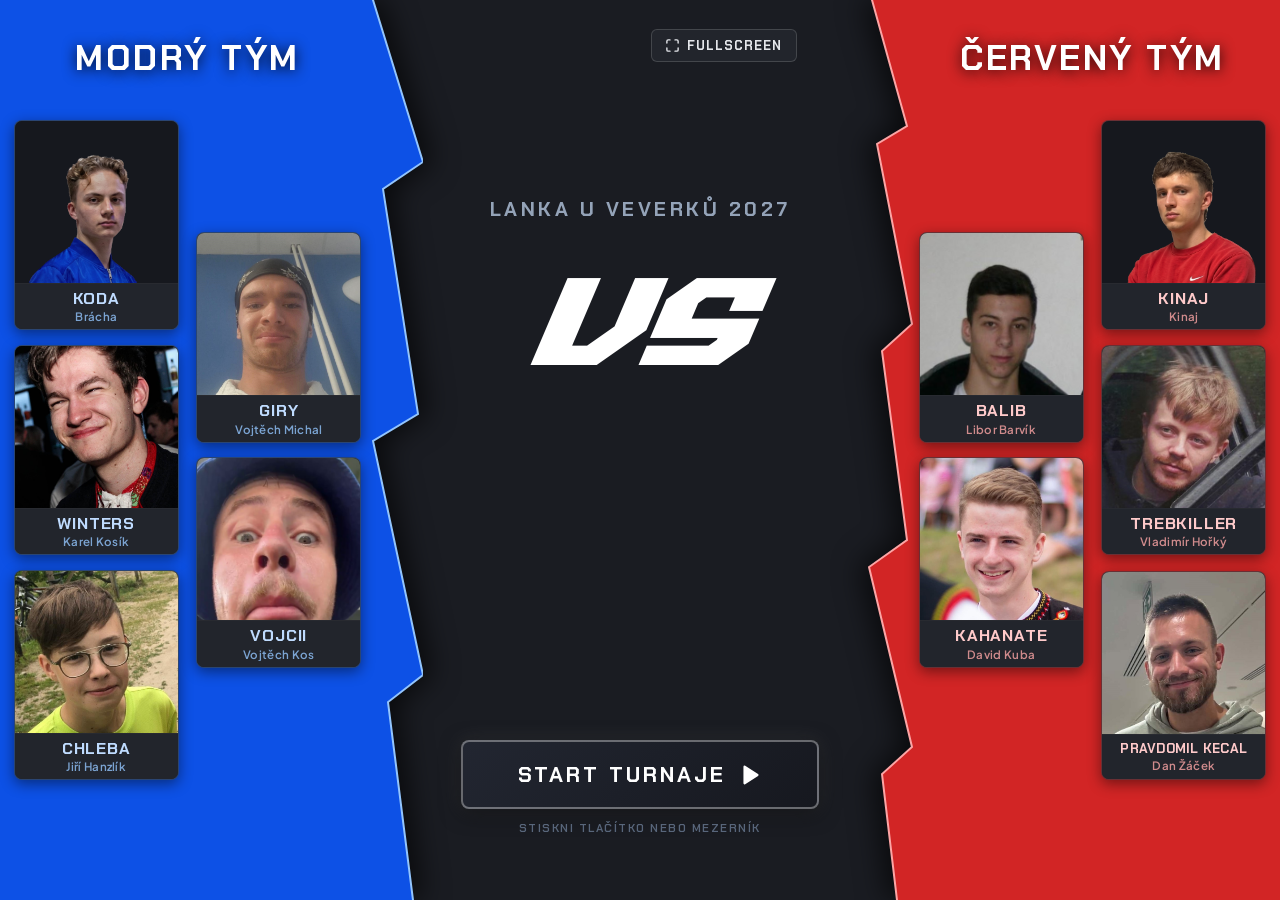
<file: index.html>
<!DOCTYPE html>
<html lang="cs">

<head>
  <meta charset="UTF-8">
  <meta name="viewport" content="width=device-width, initial-scale=1.0">
  <title>Lanka u Veverků 2027</title>
  <link rel="preconnect" href="https://fonts.googleapis.com">
  <link rel="preconnect" href="https://fonts.gstatic.com" crossorigin>
  <link
    href="https://fonts.googleapis.com/css2?family=Chakra+Petch:ital,wght@0,600;0,700;0,800;1,700;1,800&family=Orbitron:wght@700;800;900&family=Plus+Jakarta+Sans:wght@400;500;600;700;800&display=swap"
    rel="stylesheet">
  <link rel="stylesheet" href="index.css">
</head>

<body>

  <main class="container" id="mainContainer">

    <!-- ==========================================================================
         VLEVO: MODRÝ TÝM
         2 sloupce: vlevo 3 hráči, vpravo 2 hráči (zig-zag)
         ========================================================================== -->
    <section class="section blue-section" id="blueSection">
      <div class="blue-surface"></div>

      <!-- Blesková hrana oddělovače -->
      <svg class="lightning-edge-line blue-edge-line" viewBox="0 0 50 1000" preserveAspectRatio="none">
        <path class="edge-stroke-line" d="M0,0 L50,180 L10,210 L45,460 L0,490 L50,750 L15,780 L40,1000" />
      </svg>

      <div class="team-panel-content">
        <h2 class="team-title-heading blue-title">MODRÝ TÝM</h2>

        <div class="team-zigzag-arena blue-zigzag">
          <!-- Levý sloupec (3 hráči) -->
          <div class="team-subcol team-subcol-3">
            <!-- 1. KODA (Kapitán) -->
            <div class="slot-field">
              <article class="player-card">
                <div class="card-photo-wrapper">
                  <img src="assets/images/players/koda.png" alt="KODA" class="card-photo" draggable="false">
                </div>
                <div class="card-info">
                  <div class="card-nickname">KODA</div>
                  <div class="card-realname">Brácha</div>
                </div>
              </article>
            </div>

            <!-- 2. Winters -->
            <div class="slot-field">
              <article class="player-card">
                <div class="card-photo-wrapper">
                  <img src="assets/images/players/Karel.jpg" alt="Winters" class="card-photo" draggable="false">
                </div>
                <div class="card-info">
                  <div class="card-nickname">Winters</div>
                  <div class="card-realname">Karel Kosík</div>
                </div>
              </article>
            </div>

            <!-- 3. Chleba -->
            <div class="slot-field">
              <article class="player-card">
                <div class="card-photo-wrapper">
                  <img src="assets/images/players/Jirka.jpg" alt="Chleba" class="card-photo" draggable="false">
                </div>
                <div class="card-info">
                  <div class="card-nickname">Chleba</div>
                  <div class="card-realname">Jiří Hanzlík</div>
                </div>
              </article>
            </div>
          </div>

          <!-- Pravý sloupec (2 hráči posunutí do mezer) -->
          <div class="team-subcol team-subcol-2">
            <!-- 4. GIRY -->
            <div class="slot-field">
              <article class="player-card">
                <div class="card-photo-wrapper">
                  <img src="assets/images/players/Giry.jpg" alt="GIRY" class="card-photo" draggable="false">
                </div>
                <div class="card-info">
                  <div class="card-nickname">GIRY</div>
                  <div class="card-realname">Vojtěch Michal</div>
                </div>
              </article>
            </div>

            <!-- 5. Vojcii -->
            <div class="slot-field">
              <article class="player-card">
                <div class="card-photo-wrapper">
                  <img src="assets/images/players/Vojcii.jpg" alt="Vojcii" class="card-photo" draggable="false">
                </div>
                <div class="card-info">
                  <div class="card-nickname">Vojcii</div>
                  <div class="card-realname">Vojtěch Kos</div>
                </div>
              </article>
            </div>
          </div>
        </div>
      </div>
    </section>


    <!-- ==========================================================================
         UPROSTŘED: VELKÉ VS + TLAČÍTKO START TURNAJE
         ========================================================================== -->
    <section class="section grey-section" id="greySection">
      <!-- Horní ovládací lišta: Fullscreen -->
      <div class="intro-top-controls">
        <button id="fullscreenBtn" class="hud-action-btn" title="Zobrazit na celou obrazovku">
          <svg viewBox="0 0 24 24" fill="none" stroke="currentColor" stroke-width="2.2" stroke-linecap="round" stroke-linejoin="round">
            <path d="M8 3H5a2 2 0 0 0-2 2v3m18 0V5a2 2 0 0 0-2-2h-3m0 18h3a2 2 0 0 0 2-2v-3M3 16v3a2 2 0 0 0 2 2h3"/>
          </svg>
          <span>FULLSCREEN</span>
        </button>
      </div>

      <!-- Středový blok s velkým VS -->
      <div class="intro-center-stage">
        <div class="event-title">Lanka u Veverků 2027</div>

        <div class="vs-container">
          <span class="vs-text">VS</span>
        </div>
      </div>

      <!-- Spodní blok: Tlačítko START -->
      <div class="intro-bottom-controls">
        <a href="score.html" class="start-btn" id="startBtn">
          <span>START TURNAJE</span>
          <svg viewBox="0 0 24 24" fill="none" stroke="currentColor" stroke-width="2.5" stroke-linecap="round" stroke-linejoin="round">
            <polygon points="5 3 19 12 5 21 5 3" fill="currentColor"/>
          </svg>
        </a>
        <div class="start-hint">Stiskni tlačítko nebo MEZERNÍK</div>
      </div>
    </section>


    <!-- ==========================================================================
         VPRAVO: ČERVENÝ TÝM
         2 sloupce: vlevo 2 hráči, vpravo 3 hráči (zrcadlový zig-zag)
         ========================================================================== -->
    <section class="section red-section" id="redSection">
      <div class="red-surface"></div>

      <!-- Blesková hrana oddělovače -->
      <svg class="lightning-edge-line red-edge-line" viewBox="0 0 55 1000" preserveAspectRatio="none">
        <path class="edge-stroke-line"
          d="M15,0 L50,140 L20,160 L55,360 L25,390 L50,600 L12,630 L55,830 L25,860 L40,1000" />
      </svg>

      <div class="team-panel-content">
        <h2 class="team-title-heading red-title">ČERVENÝ TÝM</h2>

        <div class="team-zigzag-arena red-zigzag">
          <!-- Levý sloupec (2 hráči posunutí do mezer) -->
          <div class="team-subcol team-subcol-2">
            <!-- 1. Balib -->
            <div class="slot-field">
              <article class="player-card">
                <div class="card-photo-wrapper">
                  <img src="assets/images/players/Balib.jpg" alt="Balib" class="card-photo" draggable="false">
                </div>
                <div class="card-info">
                  <div class="card-nickname">Balib</div>
                  <div class="card-realname">Libor Barvík</div>
                </div>
              </article>
            </div>

            <!-- 2. Kahanate -->
            <div class="slot-field">
              <article class="player-card">
                <div class="card-photo-wrapper">
                  <img src="assets/images/players/David.jpg" alt="Kahanate" class="card-photo" draggable="false">
                </div>
                <div class="card-info">
                  <div class="card-nickname">Kahanate</div>
                  <div class="card-realname">David Kuba</div>
                </div>
              </article>
            </div>
          </div>

          <!-- Pravý sloupec (3 hráči) -->
          <div class="team-subcol team-subcol-3">
            <!-- 3. KINAJ (Kapitán) -->
            <div class="slot-field">
              <article class="player-card">
                <div class="card-photo-wrapper">
                  <img src="assets/images/players/kinaj.png" alt="KINAJ" class="card-photo" draggable="false">
                </div>
                <div class="card-info">
                  <div class="card-nickname">KINAJ</div>
                  <div class="card-realname">Kinaj</div>
                </div>
              </article>
            </div>

            <!-- 4. Trebkiller -->
            <div class="slot-field">
              <article class="player-card">
                <div class="card-photo-wrapper">
                  <img src="assets/images/players/Trebkiller.jpg" alt="Trebkiller" class="card-photo" draggable="false">
                </div>
                <div class="card-info">
                  <div class="card-nickname">Trebkiller</div>
                  <div class="card-realname">Vladimír Hořký</div>
                </div>
              </article>
            </div>

            <!-- 5. Pravdomil Kecal -->
            <div class="slot-field">
              <article class="player-card">
                <div class="card-photo-wrapper">
                  <img src="assets/images/players/Pravdomil Kecal.jpg" alt="Pravdomil Kecal" class="card-photo" draggable="false">
                </div>
                <div class="card-info">
                  <div class="card-nickname is-very-long-name">Pravdomil Kecal</div>
                  <div class="card-realname">Dan Žáček</div>
                </div>
              </article>
            </div>
          </div>
        </div>
      </div>
    </section>

  </main>

  <script>
    // Ovládání fullscreenu
    const fullscreenBtn = document.getElementById('fullscreenBtn');
    if (fullscreenBtn) {
      fullscreenBtn.addEventListener('click', () => {
        if (!document.fullscreenElement) {
          document.documentElement.requestFullscreen().catch(() => {});
        } else {
          document.exitFullscreen().catch(() => {});
        }
      });
    }

    // Spuštění turnaje přes klávesnici (Mezerník nebo Enter)
    window.addEventListener('keydown', (e) => {
      if (e.code === 'Space' || e.code === 'Enter') {
        window.location.href = 'score.html';
      }
    });
  </script>
</body>

</html>
</file>
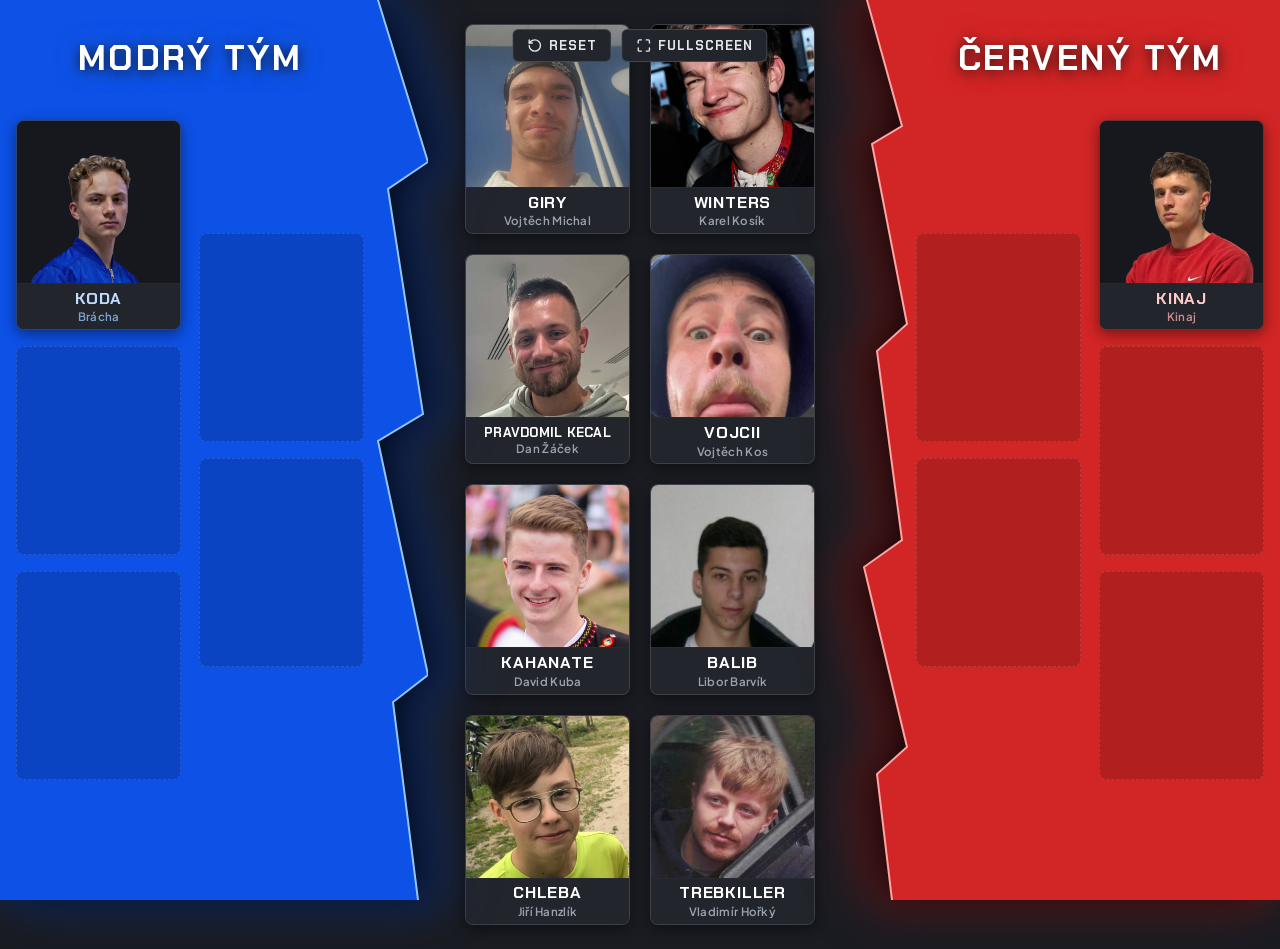
<file: draft.html>
<!DOCTYPE html>
<html lang="cs">

<head>
  <meta charset="UTF-8">
  <meta name="viewport" content="width=device-width, initial-scale=1.0">
  <title>Lanka 2027 — Draftování týmů</title>
  <link rel="preconnect" href="https://fonts.googleapis.com">
  <link rel="preconnect" href="https://fonts.gstatic.com" crossorigin>
  <link
    href="https://fonts.googleapis.com/css2?family=Chakra+Petch:ital,wght@0,600;0,700;0,800;1,700;1,800&family=Orbitron:wght@700;800;900&family=Plus+Jakarta+Sans:wght@400;500;600;700;800&display=swap"
    rel="stylesheet">
  <link rel="stylesheet" href="draft.css">
</head>

<body>

  <main class="container" id="mainContainer">

    <!-- ==========================================================================
         VLEVO: MODRÝ TÝM
         2 sloupce: vlevo 3 pole, vpravo 2 pole (zig-zag)
         ========================================================================== -->
    <section class="section blue-section" id="blueSection" data-team="blue">
      <div class="blue-surface"></div>

      <!-- Přesná linka kopírující bleskovou hranu -->
      <svg class="lightning-edge-line blue-edge-line" viewBox="0 0 50 1000" preserveAspectRatio="none">
        <path class="edge-stroke-line" d="M0,0 L50,180 L10,210 L45,460 L0,490 L50,750 L15,780 L40,1000" />
      </svg>

      <!-- Horní linka pro mobil -->
      <svg class="mobile-top-edge blue-top-stroke" viewBox="0 0 100 35" preserveAspectRatio="none">
        <path class="edge-stroke-line" d="M0,5 L35,26 L42,10 L78,28 L100,5" />
      </svg>

      <div class="team-panel-content">
        <h2 class="team-title-heading blue-title">MODRÝ TÝM</h2>

        <!-- Dva sloupce: vlevo 3 pole, vpravo 2 pole -->
        <div class="team-zigzag-arena blue-zigzag">
          <!-- Levý sloupec (3 pole) -->
          <div class="team-subcol team-subcol-3" id="blueColLeft">
            <div class="slot-field" id="blueSlot1" data-slot="1"></div>
            <div class="slot-field is-empty" id="blueSlot3" data-slot="3"></div>
            <div class="slot-field is-empty" id="blueSlot5" data-slot="5"></div>
          </div>
          <!-- Pravý sloupec (2 pole, posunutý o půl pole dolů) -->
          <div class="team-subcol team-subcol-2" id="blueColRight">
            <div class="slot-field is-empty" id="blueSlot2" data-slot="2"></div>
            <div class="slot-field is-empty" id="blueSlot4" data-slot="4"></div>
          </div>
        </div>
      </div>
    </section>


    <!-- ==========================================================================
         UPROSTŘED: TMAVĚ ŠEDÁ PLOCHA S VOLNÝMI HRÁČI (3 sloupce, spodní 2 na střed)
         ========================================================================== -->
    <section class="section grey-section" id="greySection" data-team="pool">
      <!-- Horní ovládací lišta: Pouze Reset + Fullscreen pevně nahoře -->
      <div class="draft-top-controls">
        <div class="top-buttons-group">
          <button id="resetDraftBtn" class="hud-action-btn" title="Vrátit všechny hráče zpět do výběru">
            <svg viewBox="0 0 24 24" fill="none" stroke="currentColor" stroke-width="2.2" stroke-linecap="round" stroke-linejoin="round">
              <path d="M3 12a9 9 0 1 0 9-9 9.75 9.75 0 0 0-6.74 2.74L3 8"/>
              <path d="M3 3v5h5"/>
            </svg>
            <span>RESET</span>
          </button>
          <button id="fullscreenBtn" class="hud-action-btn" title="Zobrazit na celou obrazovku">
            <svg viewBox="0 0 24 24" fill="none" stroke="currentColor" stroke-width="2.2" stroke-linecap="round" stroke-linejoin="round">
              <path d="M8 3H5a2 2 0 0 0-2 2v3m18 0V5a2 2 0 0 0-2-2h-3m0 18h3a2 2 0 0 0 2-2v-3M3 16v3a2 2 0 0 0 2 2h3"/>
            </svg>
            <span>FULLSCREEN</span>
          </button>
        </div>
      </div>

      <div class="content-wrapper">
        <!-- Mřížka volných karet hráčů (3, 3, dole 2 na středu) -->
        <div class="pool-cards-grid" id="poolCardsGrid">
          <!-- Karty hráčů generované v draft.js -->
        </div>
      </div>
    </section>


    <!-- ==========================================================================
         VPRAVO: ČERVENÝ TÝM
         2 sloupce: vlevo 2 pole, vpravo 3 pole (zrcadlový zig-zag)
         ========================================================================== -->
    <section class="section red-section" id="redSection" data-team="red">
      <div class="red-surface"></div>

      <!-- Přesná linka kopírující bleskovou hranu -->
      <svg class="lightning-edge-line red-edge-line" viewBox="0 0 55 1000" preserveAspectRatio="none">
        <path class="edge-stroke-line"
          d="M15,0 L50,140 L20,160 L55,360 L25,390 L50,600 L12,630 L55,830 L25,860 L40,1000" />
      </svg>

      <!-- Horní linka pro mobil -->
      <svg class="mobile-top-edge red-top-stroke" viewBox="0 0 100 35" preserveAspectRatio="none">
        <path class="edge-stroke-line" d="M0,5 L35,28 L42,10 L78,26 L100,5" />
      </svg>

      <div class="team-panel-content">
        <h2 class="team-title-heading red-title">ČERVENÝ TÝM</h2>

        <!-- Dva sloupce: vlevo 2 pole, vpravo 3 pole (naopak) -->
        <div class="team-zigzag-arena red-zigzag">
          <!-- Levý sloupec (2 pole, posunutý o půl pole dolů) -->
          <div class="team-subcol team-subcol-2" id="redColLeft">
            <div class="slot-field is-empty" id="redSlot2" data-slot="2"></div>
            <div class="slot-field is-empty" id="redSlot4" data-slot="4"></div>
          </div>
          <!-- Pravý sloupec (3 pole) -->
          <div class="team-subcol team-subcol-3" id="redColRight">
            <div class="slot-field" id="redSlot1" data-slot="1"></div>
            <div class="slot-field is-empty" id="redSlot3" data-slot="3"></div>
            <div class="slot-field is-empty" id="redSlot5" data-slot="5"></div>
          </div>
        </div>
      </div>
    </section>

  </main>

  <script src="draft.js"></script>
</body>

</html>
</file>
<file: index.css>
@font-face {
  font-family: 'Reality Hyper';
  font-style: normal;
  font-weight: 400;
  src: url('assets/fonts/RealityHyper-Regular.woff') format('woff'),
       url('https://fonts.cdnfonts.com/s/46141/Reality%20Hyper%20Regular.woff') format('woff');
  font-display: swap;
}

* {
  margin: 0;
  padding: 0;
  box-sizing: border-box;
}

body {
  font-family: 'Plus Jakarta Sans', -apple-system, BlinkMacSystemFont, sans-serif;
  min-height: 100vh;
  background-color: #1a1c22;
  color: #e5e7eb;
  overflow-x: hidden;
  -webkit-font-smoothing: antialiased;
}

/* ==========================================================================
   HLAVNÍ KONTEJNER (3 sekce jako v draftu)
   ========================================================================== */
.container {
  display: flex;
  min-height: 100vh;
  width: 100%;
  background-color: #1a1c22;
  align-items: stretch;
  position: relative;
}

/* ==========================================================================
   1. VLEVO: MODRÝ TÝM
   ========================================================================== */
.blue-section {
  flex: 1;
  position: sticky;
  top: 0;
  height: 100vh;
  align-self: flex-start;
  z-index: 5;
  margin-right: -60px;
  cursor: default;
  padding: 0 4.5rem 0 1.5rem;
  filter: drop-shadow(8px 0 14px rgba(0, 0, 0, 0.65));
  transition: filter 0.35s cubic-bezier(0.16, 1, 0.3, 1), z-index 0.35s ease;
  display: flex;
  flex-direction: column;
  justify-content: center;
  align-items: center;
  overflow-y: auto;
}

.blue-surface {
  position: absolute;
  inset: 0;
  background-color: #1351d8;
  opacity: 1;
  filter: grayscale(0) saturate(1.1) brightness(1);
  clip-path: polygon(
    0% 0%,
    calc(100% - 50px) 0%,
    100% 18%,
    calc(100% - 40px) 21%,
    calc(100% - 5px) 46%,
    calc(100% - 50px) 49%,
    100% 75%,
    calc(100% - 35px) 78%,
    calc(100% - 10px) 100%,
    0% 100%
  );
  pointer-events: none;
}

.blue-edge-line {
  position: absolute;
  top: 0;
  right: 0;
  width: 50px;
  height: 100%;
  pointer-events: none;
  z-index: 7;
  overflow: visible;
}

.lightning-edge-line {
  display: block;
}

.blue-edge-line .edge-stroke-line {
  stroke: #93c5fd;
  stroke-width: 2;
  stroke-linecap: square;
  stroke-linejoin: miter;
  fill: none;
}

/* ==========================================================================
   2. VPRAVO: ČERVENÝ TÝM
   ========================================================================== */
.red-section {
  flex: 1;
  position: sticky;
  top: 0;
  height: 100vh;
  align-self: flex-start;
  z-index: 5;
  margin-left: -60px;
  cursor: default;
  padding: 0 1.5rem 0 4.5rem;
  filter: drop-shadow(-8px 0 14px rgba(0, 0, 0, 0.65));
  transition: filter 0.35s cubic-bezier(0.16, 1, 0.3, 1), z-index 0.35s ease;
  display: flex;
  flex-direction: column;
  justify-content: center;
  align-items: center;
  overflow-y: auto;
}

.red-surface {
  position: absolute;
  inset: 0;
  background-color: #c62828;
  opacity: 1;
  filter: grayscale(0) saturate(1.1) brightness(1);
  clip-path: polygon(
    15px 0%,
    50px 14%,
    20px 16%,
    55px 36%,
    25px 39%,
    50px 60%,
    12px 63%,
    55px 83%,
    25px 86%,
    40px 100%,
    100% 100%,
    100% 0%
  );
  pointer-events: none;
}

.red-edge-line {
  position: absolute;
  top: 0;
  left: 0;
  width: 55px;
  height: 100%;
  pointer-events: none;
  z-index: 7;
  overflow: visible;
}

.red-edge-line .edge-stroke-line {
  stroke: #fca5a5;
  stroke-width: 2;
  stroke-linecap: square;
  stroke-linejoin: miter;
  fill: none;
}

/* ==========================================================================
   TÝMOVÝ OBSAH & ZIG-ZAG ARÉNY
   ========================================================================== */
.team-panel-content {
  position: relative;
  z-index: 10;
  display: flex;
  flex-direction: column;
  align-items: center;
  justify-content: center;
  width: 100%;
  margin: auto 0;
}

.team-title-heading {
  position: absolute;
  bottom: calc(100% + 2.8rem);
  left: 0;
  right: 0;
  text-align: center;
  pointer-events: none;
  font-family: 'Chakra Petch', 'Orbitron', sans-serif;
  font-size: 2.2rem;
  font-weight: 800;
  letter-spacing: 2.5px;
  color: #ffffff;
  text-transform: uppercase;
  line-height: 1;
  margin: 0;
}

.blue-title {
  text-shadow: 0 2px 14px rgba(0, 0, 0, 0.9);
}

.red-title {
  text-shadow: 0 2px 14px rgba(0, 0, 0, 0.9);
}

.team-zigzag-arena {
  position: relative;
  display: flex;
  gap: 1.1rem;
  justify-content: center;
  width: 100%;
  max-width: 360px;
  margin: 0 auto;
}

.team-subcol {
  display: flex;
  flex-direction: column;
  gap: 16px;
  width: 165px;
}

.team-subcol-3 {
  margin-top: 0;
}

.team-subcol-2 {
  margin-top: 112.5px;
}

.slot-field {
  width: 165px;
  height: 209px;
  border-radius: 8px;
  position: relative;
  display: flex;
  align-items: center;
  justify-content: center;
}

/* ==========================================================================
   KARTIČKY HRÁČŮ
   ========================================================================== */
.player-card {
  width: 165px;
  background-color: #22252c;
  border: 1px solid rgba(255, 255, 255, 0.12);
  border-radius: 8px;
  overflow: hidden;
  display: flex;
  flex-direction: column;
  position: relative;
  user-select: none;
  box-shadow: 0 4px 14px rgba(0, 0, 0, 0.45);
  transition: transform 0.25s cubic-bezier(0.16, 1, 0.3, 1),
              box-shadow 0.25s cubic-bezier(0.16, 1, 0.3, 1),
              border-color 0.25s ease;
  flex-shrink: 0;
}

.player-card:hover {
  transform: translateY(-4px) scale(1.02);
  border-color: rgba(255, 255, 255, 0.4);
  box-shadow: 0 10px 24px rgba(0, 0, 0, 0.65);
  z-index: 10;
}

.player-card .card-photo-wrapper {
  width: 100%;
  aspect-ratio: 1 / 1;
  background-color: #16181e;
  overflow: hidden;
  border-bottom: 1px solid rgba(255, 255, 255, 0.08);
  display: flex;
  align-items: center;
  justify-content: center;
}

.player-card .card-photo {
  width: 100%;
  height: 100%;
  object-fit: cover;
  object-position: center top;
  display: block;
  pointer-events: none;
}

.player-card .card-info {
  display: flex;
  flex-direction: column;
  align-items: center;
  justify-content: center;
  padding: 0.35rem 0.25rem;
  background-color: #22252c;
  min-height: 44px;
  overflow: hidden;
}

.player-card .card-nickname {
  font-family: 'Chakra Petch', 'Orbitron', sans-serif;
  font-size: 1.02rem;
  font-weight: 800;
  letter-spacing: 0.8px;
  color: #ffffff;
  text-align: center;
  text-transform: uppercase;
  white-space: nowrap;
  overflow: hidden;
  text-overflow: ellipsis;
  width: 100%;
  line-height: 1.15;
}

.player-card .card-nickname.is-very-long-name {
  font-size: 0.83rem;
  letter-spacing: 0.25px;
}

.player-card .card-realname {
  font-family: 'Plus Jakarta Sans', sans-serif;
  font-size: 0.72rem;
  font-weight: 600;
  letter-spacing: 0.3px;
  color: #9ca3af;
  text-align: center;
  white-space: nowrap;
  overflow: hidden;
  text-overflow: ellipsis;
  width: 100%;
  line-height: 1.15;
  margin-top: 2px;
}

/* Týmové zabarvení karet */
.blue-section .player-card {
  border-color: rgba(59, 130, 246, 0.35);
}
.blue-section .player-card .card-nickname {
  color: #bfdbfe;
}
.blue-section .player-card .card-realname {
  color: #93c5fd;
  opacity: 0.8;
}

.red-section .player-card {
  border-color: rgba(239, 68, 68, 0.35);
}
.red-section .player-card .card-nickname {
  color: #fecaca;
}
.red-section .player-card .card-realname {
  color: #fca5a5;
  opacity: 0.8;
}

/* ==========================================================================
   3. UPROSTŘED: VELKÉ VS + OVLÁDACÍ PRVKY + TLAČÍTKO START
   ========================================================================== */
.grey-section {
  flex: 1.4;
  background-color: #1a1c22;
  padding: 2.5rem 3rem;
  overflow-y: auto;
  display: flex;
  flex-direction: column;
  align-items: center;
  justify-content: space-between;
  position: relative;
  z-index: 1;
}

/* Horní lišta s Fullscreen tlačítkem - posunuto bezpečně doleva od červeného blesku */
.intro-top-controls {
  position: absolute;
  top: 1.8rem;
  right: 7.5rem;
  z-index: 50;
}

.hud-action-btn {
  display: inline-flex;
  align-items: center;
  gap: 0.45rem;
  padding: 0.45rem 0.85rem;
  border-radius: 6px;
  background-color: #22252c;
  border: 1px solid rgba(255, 255, 255, 0.15);
  color: #e5e7eb;
  font-family: 'Chakra Petch', sans-serif;
  font-size: 0.8rem;
  font-weight: 700;
  letter-spacing: 1px;
  cursor: pointer;
  transition: all 0.2s ease;
}

.hud-action-btn svg {
  width: 15px;
  height: 15px;
}

.hud-action-btn:hover {
  background-color: #323744;
  color: #ffffff;
  border-color: rgba(255, 255, 255, 0.35);
  transform: translateY(-1px);
}

/* Středový kontejner */
.intro-center-stage {
  display: flex;
  flex-direction: column;
  align-items: center;
  justify-content: center;
  margin: auto 0;
  width: 100%;
}

/* Nadpis turnaje */
.event-title {
  font-family: 'Chakra Petch', sans-serif;
  font-size: 1.25rem;
  font-weight: 700;
  letter-spacing: 3.5px;
  text-transform: uppercase;
  color: #94a3b8;
  margin-bottom: 2rem;
  text-align: center;
}

/* NÁPIS VS (čistý bez halo efektu) */
.vs-container {
  position: relative;
  display: flex;
  align-items: center;
  justify-content: center;
  margin: 0.5rem 0 2.5rem;
  user-select: none;
}

.vs-text {
  font-family: 'Reality Hyper', 'Orbitron', 'Chakra Petch', sans-serif;
  font-size: clamp(6.5rem, 11vw, 10.5rem);
  font-weight: 900;
  font-style: italic;
  letter-spacing: 4px;
  line-height: 0.9;
  text-transform: uppercase;
  color: #ffffff;
}


/* Spodní oblast: Tlačítko START */
.intro-bottom-controls {
  display: flex;
  flex-direction: column;
  align-items: center;
  justify-content: center;
  gap: 0.75rem;
  margin-top: auto;
  padding-bottom: 1.5rem;
  z-index: 10;
}

.start-btn {
  display: inline-flex;
  align-items: center;
  justify-content: center;
  gap: 0.9rem;
  padding: 1.15rem 3.4rem;
  border-radius: 8px;
  background: linear-gradient(135deg, #222631, #16181f);
  border: 2px solid rgba(255, 255, 255, 0.35);
  color: #ffffff;
  font-family: 'Chakra Petch', 'Orbitron', sans-serif;
  font-size: 1.35rem;
  font-weight: 800;
  letter-spacing: 3px;
  text-transform: uppercase;
  text-decoration: none;
  cursor: pointer;
  box-shadow: 0 4px 20px rgba(0, 0, 0, 0.6), 0 0 20px rgba(255, 255, 255, 0.12);
  transition: all 0.25s cubic-bezier(0.16, 1, 0.3, 1);
  position: relative;
  overflow: hidden;
}

.start-btn::before {
  content: '';
  position: absolute;
  inset: 0;
  background: linear-gradient(90deg, rgba(19, 81, 216, 0.4) 0%, rgba(198, 40, 40, 0.4) 100%);
  opacity: 0;
  transition: opacity 0.3s ease;
  pointer-events: none;
}

.start-btn:hover {
  transform: translateY(-3px) scale(1.03);
  border-color: #ffffff;
  color: #ffffff;
  box-shadow: 0 8px 30px rgba(0, 0, 0, 0.8),
              0 0 25px rgba(255, 255, 255, 0.5),
              -10px 0 35px rgba(19, 81, 216, 0.4),
              10px 0 35px rgba(198, 40, 40, 0.4);
}

.start-btn:hover::before {
  opacity: 1;
}

.start-btn:active {
  transform: translateY(0) scale(0.99);
}

.start-btn svg {
  width: 22px;
  height: 22px;
  position: relative;
  z-index: 2;
  transition: transform 0.2s ease;
}

.start-btn:hover svg {
  transform: translateX(3px);
}

.start-btn span {
  position: relative;
  z-index: 2;
}

.start-hint {
  font-family: 'Chakra Petch', sans-serif;
  font-size: 0.72rem;
  font-weight: 600;
  letter-spacing: 1.5px;
  text-transform: uppercase;
  color: #64748b;
  opacity: 0.85;
}

/* ==========================================================================
   RESPONSIVITA
   ========================================================================== */
@media (max-width: 900px) {
  .container {
    display: grid;
    grid-template-columns: 1fr 1fr;
    height: auto;
  }

  .grey-section {
    grid-column: 1 / -1;
    grid-row: 1;
    padding: 2rem 1.2rem;
    height: auto;
  }

  .blue-section {
    grid-column: 1;
    grid-row: 2;
    position: relative;
    height: auto;
    min-height: 400px;
    margin-right: 0;
    padding: 1.5rem 1rem;
  }

  .red-section {
    grid-column: 2;
    grid-row: 2;
    position: relative;
    height: auto;
    min-height: 400px;
    margin-left: 0;
    padding: 1.5rem 1rem;
  }

  .team-panel-content {
    margin: 0;
  }

  .team-title-heading {
    position: static;
    margin-bottom: 1.5rem;
  }
}
</file>
<file: draft.css>
@font-face {
  font-family: 'Reality Hyper';
  font-style: normal;
  font-weight: 400;
  src: url('assets/fonts/RealityHyper-Regular.woff') format('woff'),
       url('https://fonts.cdnfonts.com/s/46141/Reality%20Hyper%20Regular.woff') format('woff');
  font-display: swap;
}

* {
  margin: 0;
  padding: 0;
  box-sizing: border-box;
}

body {
  font-family: 'Plus Jakarta Sans', -apple-system, BlinkMacSystemFont, sans-serif;
  min-height: 100vh;
  background-color: #1a1c22;
  color: #e5e7eb;
  overflow-x: hidden;
  -webkit-font-smoothing: antialiased;
}

/* ==========================================================================
   HLAVNÍ KONTEJNER (3 SLOUPCE STEJNĚ JAKO INDEX.HTML)
   ========================================================================== */
.container {
  display: flex;
  min-height: 100vh;
  width: 100%;
  background-color: #1a1c22;
  align-items: stretch;
  position: relative;
}

/* ==========================================================================
   1. VLEVO: MODRÝ TÝM
   ========================================================================== */
.blue-section {
  flex: 1;
  position: sticky;
  top: 0;
  height: 100vh;
  align-self: flex-start;
  z-index: 5;
  margin-right: -60px;
  cursor: default;
  padding: 0 4.5rem 0 1.5rem;
  filter: drop-shadow(14px 0 20px rgba(0, 0, 0, 0.85)) drop-shadow(8px 0 16px rgba(19, 81, 216, 0.65));
  transition: filter 0.35s cubic-bezier(0.16, 1, 0.3, 1), z-index 0.35s ease;
  display: flex;
  flex-direction: column;
  justify-content: center;
  align-items: center;
  overflow-y: auto;
}

.blue-surface {
  position: absolute;
  inset: 0;
  background-color: #1351d8;
  opacity: 1;
  filter: grayscale(0) saturate(1.1) brightness(1);
  transition: all 0.35s cubic-bezier(0.16, 1, 0.3, 1);
  clip-path: polygon(
    0% 0%,
    calc(100% - 50px) 0%,
    100% 18%,
    calc(100% - 40px) 21%,
    calc(100% - 5px) 46%,
    calc(100% - 50px) 49%,
    100% 75%,
    calc(100% - 35px) 78%,
    calc(100% - 10px) 100%,
    0% 100%
  );
  pointer-events: none;
}

.blue-edge-line {
  position: absolute;
  top: 0;
  right: 0;
  width: 50px;
  height: 100%;
  pointer-events: none;
  z-index: 7;
  overflow: visible;
}

.lightning-edge-line {
  display: block;
}

.mobile-top-edge {
  display: none;
}

.blue-edge-line .edge-stroke-line {
  stroke: #93c5fd;
  stroke-width: 2;
  stroke-linecap: square;
  stroke-linejoin: miter;
  fill: none;
  transition: stroke 0.35s ease, stroke-width 0.35s ease, filter 0.35s ease;
}

/* Zvýraznění modré strany při přetahování - jemnější a čistší */
.blue-section.drag-active-target {
  z-index: 25 !important;
  filter: drop-shadow(16px 0 24px rgba(0, 0, 0, 0.85))
          drop-shadow(0 0 22px rgba(59, 130, 246, 0.45)) !important;
}

.blue-section.drag-active-target .blue-surface {
  background-color: #1754db !important;
  opacity: 1 !important;
  filter: brightness(1.06) !important;
}

.blue-section.drag-active-target .blue-edge-line .edge-stroke-line {
  stroke: #bfdbfe !important;
  stroke-width: 2.6 !important;
  filter: drop-shadow(0 0 6px #60a5fa) !important;
}

.blue-section.drag-active-target .team-title-heading {
  color: #ffffff !important;
  text-shadow: 0 2px 14px rgba(0, 0, 0, 0.9), 0 0 20px rgba(96, 165, 250, 0.5) !important;
}


/* ==========================================================================
   2. VPRAVO: ČERVENÝ TÝM
   ========================================================================== */
.red-section {
  flex: 1;
  position: sticky;
  top: 0;
  height: 100vh;
  align-self: flex-start;
  z-index: 5;
  margin-left: -60px;
  cursor: default;
  padding: 0 1.5rem 0 4.5rem;
  filter: drop-shadow(-14px 0 20px rgba(0, 0, 0, 0.85)) drop-shadow(-8px 0 16px rgba(198, 40, 40, 0.65));
  transition: filter 0.35s cubic-bezier(0.16, 1, 0.3, 1), z-index 0.35s ease;
  display: flex;
  flex-direction: column;
  justify-content: center;
  align-items: center;
  overflow-y: auto;
}

.red-surface {
  position: absolute;
  inset: 0;
  background-color: #c62828;
  opacity: 1;
  filter: grayscale(0) saturate(1.1) brightness(1);
  transition: all 0.35s cubic-bezier(0.16, 1, 0.3, 1);
  clip-path: polygon(
    15px 0%,
    50px 14%,
    20px 16%,
    55px 36%,
    25px 39%,
    50px 60%,
    12px 63%,
    55px 83%,
    25px 86%,
    40px 100%,
    100% 100%,
    100% 0%
  );
  pointer-events: none;
}

.red-edge-line {
  position: absolute;
  top: 0;
  left: 0;
  width: 55px;
  height: 100%;
  pointer-events: none;
  z-index: 7;
  overflow: visible;
}

.red-edge-line .edge-stroke-line {
  stroke: #fca5a5;
  stroke-width: 2;
  stroke-linecap: square;
  stroke-linejoin: miter;
  fill: none;
  transition: stroke 0.35s ease, stroke-width 0.35s ease, filter 0.35s ease;
}

/* Zvýraznění červené strany při přetahování - jemnější a čistší */
.red-section.drag-active-target {
  z-index: 25 !important;
  filter: drop-shadow(-16px 0 24px rgba(0, 0, 0, 0.85))
          drop-shadow(0 0 22px rgba(239, 68, 68, 0.45)) !important;
}

.red-section.drag-active-target .red-surface {
  background-color: #cf2a2a !important;
  opacity: 1 !important;
  filter: brightness(1.06) !important;
}

.red-section.drag-active-target .red-edge-line .edge-stroke-line {
  stroke: #fecaca !important;
  stroke-width: 2.6 !important;
  filter: drop-shadow(0 0 6px #f87171) !important;
}

.red-section.drag-active-target .team-title-heading {
  color: #ffffff !important;
  text-shadow: 0 2px 14px rgba(0, 0, 0, 0.9), 0 0 20px rgba(248, 113, 113, 0.5) !important;
}


/* ==========================================================================
   OBSAH UVNITŘ TÝMOVÝCH STRAN (MODRÁ & ČERVENÁ)
   ========================================================================== */
.team-panel-content {
  position: relative;
  z-index: 10;
  display: flex;
  flex-direction: column;
  align-items: center;
  justify-content: center;
  width: 100%;
  margin: auto 0;
}

/* Pouze nápisy MODRÝ TÝM a ČERVENÝ TÝM - posunuto více nahoru */
.team-title-heading {
  position: absolute;
  bottom: calc(100% + 2.8rem);
  left: 0;
  right: 0;
  text-align: center;
  pointer-events: none;
  font-family: 'Chakra Petch', 'Orbitron', sans-serif;
  font-size: 2.2rem;
  font-weight: 800;
  letter-spacing: 2.5px;
  color: #ffffff;
  text-transform: uppercase;
  line-height: 1;
  margin: 0;
  transition: all 0.3s ease;
}

.blue-title {
  text-shadow: 0 2px 14px rgba(0, 0, 0, 0.9), 0 0 22px rgba(59, 130, 246, 0.7);
}

.red-title {
  text-shadow: 0 2px 14px rgba(0, 0, 0, 0.9), 0 0 22px rgba(239, 68, 68, 0.7);
}

/* ==========================================================================
   TÝMOVÉ ARÉNY: 2 SLOUPCE (VLEVO 3 POLE / VPRAVO 2 POLE A ZRCADLOVĚ)
   ========================================================================== */
.team-zigzag-arena {
  position: relative;
  display: flex;
  gap: 1.1rem;
  justify-content: center;
  width: 100%;
  max-width: 360px;
  margin: 0 auto;
}

.team-subcol {
  display: flex;
  flex-direction: column;
  gap: 16px;
  width: 165px;
}

.team-subcol-3 {
  margin-top: 0;
}

/* Sloupec se 2 poli je posunutý přesně do mezer mezi 3 poli */
.team-subcol-2 {
  margin-top: 112.5px;
}

/* Jednotlivé pole (slot) pro kartu */
.slot-field {
  width: 165px;
  height: 209px;
  border-radius: 8px;
  position: relative;
  display: flex;
  align-items: center;
  justify-content: center;
  transition: all 0.25s ease;
}

/* Prázdné pole */
.slot-field.is-empty {
  border: 1.5px dashed rgba(255, 255, 255, 0.12);
  background-color: rgba(0, 0, 0, 0.15);
}

/* Zvýraznění prázdných polí při přetahování nad týmem */
.blue-section.drag-active-target .slot-field.is-empty {
  border-color: rgba(147, 197, 253, 0.45);
  background-color: rgba(59, 130, 246, 0.14);
}

.red-section.drag-active-target .slot-field.is-empty {
  border-color: rgba(254, 202, 202, 0.45);
  background-color: rgba(239, 68, 68, 0.14);
}

/* ==========================================================================
   3. UPROSTŘED: TMAVĚ ŠEDÁ PLOCHA S VOLNÝMI HRÁČI
   ========================================================================== */
.grey-section {
  flex: 1.4;
  background-color: #1a1c22;
  padding: 1.5rem 2.5rem;
  overflow-y: auto;
  display: flex;
  flex-direction: column;
  align-items: center;
  justify-content: center;
  position: relative;
  z-index: 1;
}

.content-wrapper {
  max-width: 600px;
  width: 100%;
  margin: auto 0;
}

/* Horní ovládací lišta: Reset & Fullscreen fixně nahoře */
.draft-top-controls {
  position: absolute;
  top: 1.8rem;
  left: 50%;
  transform: translateX(-50%);
  display: flex;
  align-items: center;
  justify-content: center;
  z-index: 20;
}

.top-buttons-group {
  display: flex;
  align-items: center;
  gap: 0.6rem;
}

.hud-action-btn {
  display: inline-flex;
  align-items: center;
  gap: 0.45rem;
  padding: 0.45rem 0.85rem;
  border-radius: 6px;
  background-color: #22252c;
  border: 1px solid rgba(255, 255, 255, 0.15);
  color: #e5e7eb;
  font-family: 'Chakra Petch', sans-serif;
  font-size: 0.8rem;
  font-weight: 700;
  letter-spacing: 1px;
  cursor: pointer;
  transition: all 0.2s ease;
}

.hud-action-btn svg {
  width: 15px;
  height: 15px;
}

.hud-action-btn:hover {
  background-color: #323744;
  color: #ffffff;
  border-color: rgba(255, 255, 255, 0.35);
  transform: translateY(-1px);
}

/* Mřížka volných hráčů (3 sloupce, spodní 2 karty přesně na středu) */
.pool-cards-grid {
  display: flex;
  flex-wrap: wrap;
  justify-content: center;
  gap: 1.25rem;
  width: 100%;
  max-width: 575px;
  margin: 0 auto;
}

/* ==========================================================================
   VŠECHNY KARTIČKY HRÁČŮ (ZVĚTŠENÉ, STEJNĚ VELKÉ, PLNĚ NEPRŮHLEDNÉ)
   ========================================================================== */
.player-card {
  width: 165px;
  background-color: #22252c;
  border: 1px solid rgba(255, 255, 255, 0.12);
  border-radius: 8px;
  overflow: hidden;
  display: flex;
  flex-direction: column;
  position: relative;
  cursor: grab;
  user-select: none;
  touch-action: none;
  box-shadow: 0 4px 14px rgba(0, 0, 0, 0.45);
  opacity: 1 !important; /* VŽDY PLNĚ NEPRŮHLEDNÁ */
  transition: transform 0.2s cubic-bezier(0.16, 1, 0.3, 1),
              box-shadow 0.2s cubic-bezier(0.16, 1, 0.3, 1),
              border-color 0.2s ease;
  flex-shrink: 0;
}

.player-card:hover {
  transform: translateY(-3px) scale(1.02);
  border-color: rgba(255, 255, 255, 0.35);
  box-shadow: 0 8px 20px rgba(0, 0, 0, 0.6);
  z-index: 10;
}

.player-card:active {
  cursor: grabbing;
}

/* Fotka hráče (čtvercový poměr 1:1, stejný pro všechny) */
.player-card .card-photo-wrapper {
  width: 100%;
  aspect-ratio: 1 / 1;
  background-color: #16181e;
  overflow: hidden;
  border-bottom: 1px solid rgba(255, 255, 255, 0.08);
  display: flex;
  align-items: center;
  justify-content: center;
}

.player-card .card-photo {
  width: 100%;
  height: 100%;
  object-fit: cover;
  object-position: center top;
  display: block;
  pointer-events: none;
}

/* Informace pod fotkou (přezdívka + reálné jméno) */
.player-card .card-info {
  display: flex;
  flex-direction: column;
  align-items: center;
  justify-content: center;
  padding: 0.35rem 0.25rem;
  background-color: #22252c;
  min-height: 44px;
  overflow: hidden;
}

/* Přezdívka pod fotkou (Trebkiller i ostatní zůstávají původně velcí) */
.player-card .card-nickname {
  font-family: 'Chakra Petch', 'Orbitron', sans-serif;
  font-size: 1.02rem;
  font-weight: 800;
  letter-spacing: 0.8px;
  color: #ffffff;
  text-align: center;
  text-transform: uppercase;
  white-space: nowrap;
  overflow: hidden;
  text-overflow: ellipsis;
  width: 100%;
  line-height: 1.15;
}

/* Velmi dlouhé přezdívky (Pravdomil Kecal) - zvětšeno na 0.83rem, aby byly dobře čitelné a stále se vešly */
.player-card .card-nickname.is-very-long-name {
  font-size: 0.83rem;
  letter-spacing: 0.25px;
}

/* Reálné jméno pod přezdívkou */
.player-card .card-realname {
  font-family: 'Plus Jakarta Sans', sans-serif;
  font-size: 0.72rem;
  font-weight: 600;
  letter-spacing: 0.3px;
  color: #9ca3af;
  text-align: center;
  white-space: nowrap;
  overflow: hidden;
  text-overflow: ellipsis;
  width: 100%;
  line-height: 1.15;
  margin-top: 2px;
}

/* Karta v ruce a zdroj: ŽÁDNÁ PRŮHLEDNOST */
.player-card.is-dragging-source {
  opacity: 1 !important;
  border: 2px solid rgba(255, 255, 255, 0.5) !important;
  box-shadow: 0 0 18px rgba(255, 255, 255, 0.4) !important;
}

/* Karty na modré straně */
.blue-section .player-card {
  border-color: rgba(59, 130, 246, 0.35);
}

.blue-section .player-card .card-nickname {
  color: #bfdbfe;
}

.blue-section .player-card .card-realname {
  color: #93c5fd;
  opacity: 0.8;
}

/* Karty na červené straně */
.red-section .player-card {
  border-color: rgba(239, 68, 68, 0.35);
}

.red-section .player-card .card-nickname {
  color: #fecaca;
}

.red-section .player-card .card-realname {
  color: #fca5a5;
  opacity: 0.8;
}

/* ==========================================================================
   RESPONSIVITA
   ========================================================================== */
@media (max-width: 900px) {
  .container {
    display: grid;
    grid-template-columns: 1fr 1fr;
    height: auto;
  }

  .grey-section {
    grid-column: 1 / -1;
    grid-row: 1;
    padding: 2rem 1.2rem;
    height: auto;
  }

  .blue-section {
    grid-column: 1;
    grid-row: 2;
    position: relative;
    height: auto;
    min-height: 400px;
    margin-right: 0;
    padding: 1.5rem 1rem;
  }

  .red-section {
    grid-column: 2;
    grid-row: 2;
    position: relative;
    height: auto;
    min-height: 400px;
    margin-left: 0;
    padding: 1.5rem 1rem;
  }

  .team-panel-content {
    margin: 0;
  }

  .team-title-heading {
    position: static;
    margin-bottom: 1.5rem;
  }

  .draft-top-controls {
    position: static;
    transform: none;
    margin-bottom: 1.5rem;
  }
}

@media (max-width: 520px) {
  .pool-cards-grid {
    grid-template-columns: repeat(2, 140px);
  }
}
</file>
